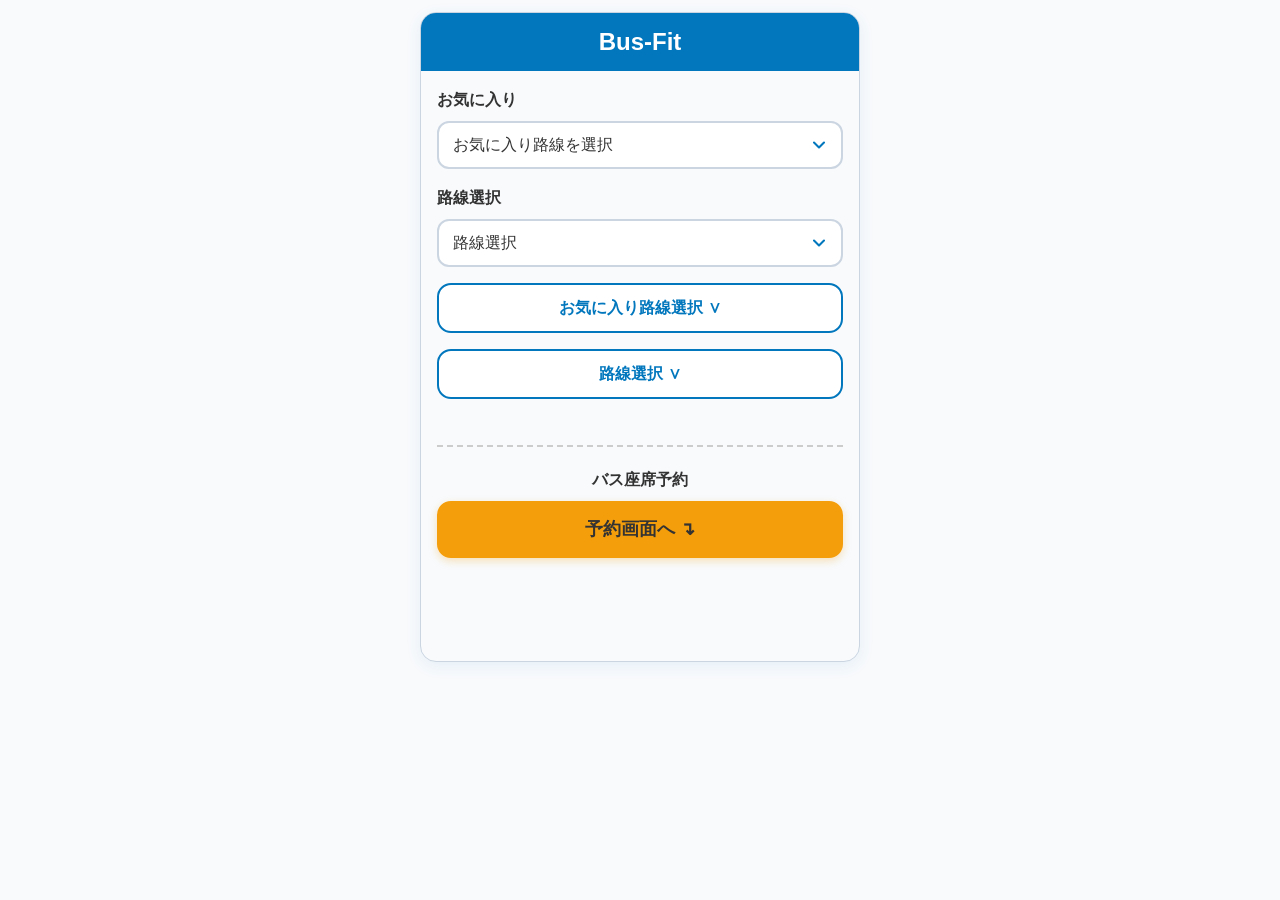
<file: index.html>
<!DOCTYPE html>
<html lang="ja">
<head>
    <meta charset="UTF-8">
    <meta name="viewport" content="width=device-width, initial-scale=1.0">
    <title>Bus-Fit - ホーム画面</title>
    <link rel="stylesheet" href="./style.css">
</head>
<body>
    <div class="app-container">
        <div class="header" style="justify-content: center;">
            <h1 style="font-size: 24px;">Bus-Fit</h1>
        </div>

        <div class="content">
            <div class="form-group">
                <label for="favorite-select">お気に入り</label>
                <select id="favorite-select" onchange="if(this.value) window.location.href=this.value;">
                    <option value="">お気に入り路線を選択</option>
                    <option value="./route_select.html">サンプル南北線</option>
                    <option value="./route_select.html">サンプル東西線</option>
                </select>
            </div>

            <div class="form-group">
                <label for="route-select">路線選択</label>
                <select id="route-select" onchange="if(this.value) window.location.href=this.value;">
                    <option value="">路線選択</option>
                    <option value="./route_select.html">全路線一覧へ</option>
                </select>
            </div>

            <a href="./route_select.html" class="btn">お気に入り路線選択 ∨</a>
            <a href="./route_select.html" class="btn">路線選択 ∨</a>

            <div style="margin-top: 30px; padding-top: 20px; border-top: 2px dashed #ccc;">
                <p class="sub-text" style="font-weight: bold; margin-bottom: 8px;">バス座席予約</p>
                <a href="./reservation_form.html" class="btn btn-primary btn-large">予約画面へ ↴</a>
            </div>
        </div>
    </div>
    <script src="./script.js"></script>
</body>
</html>
</file>
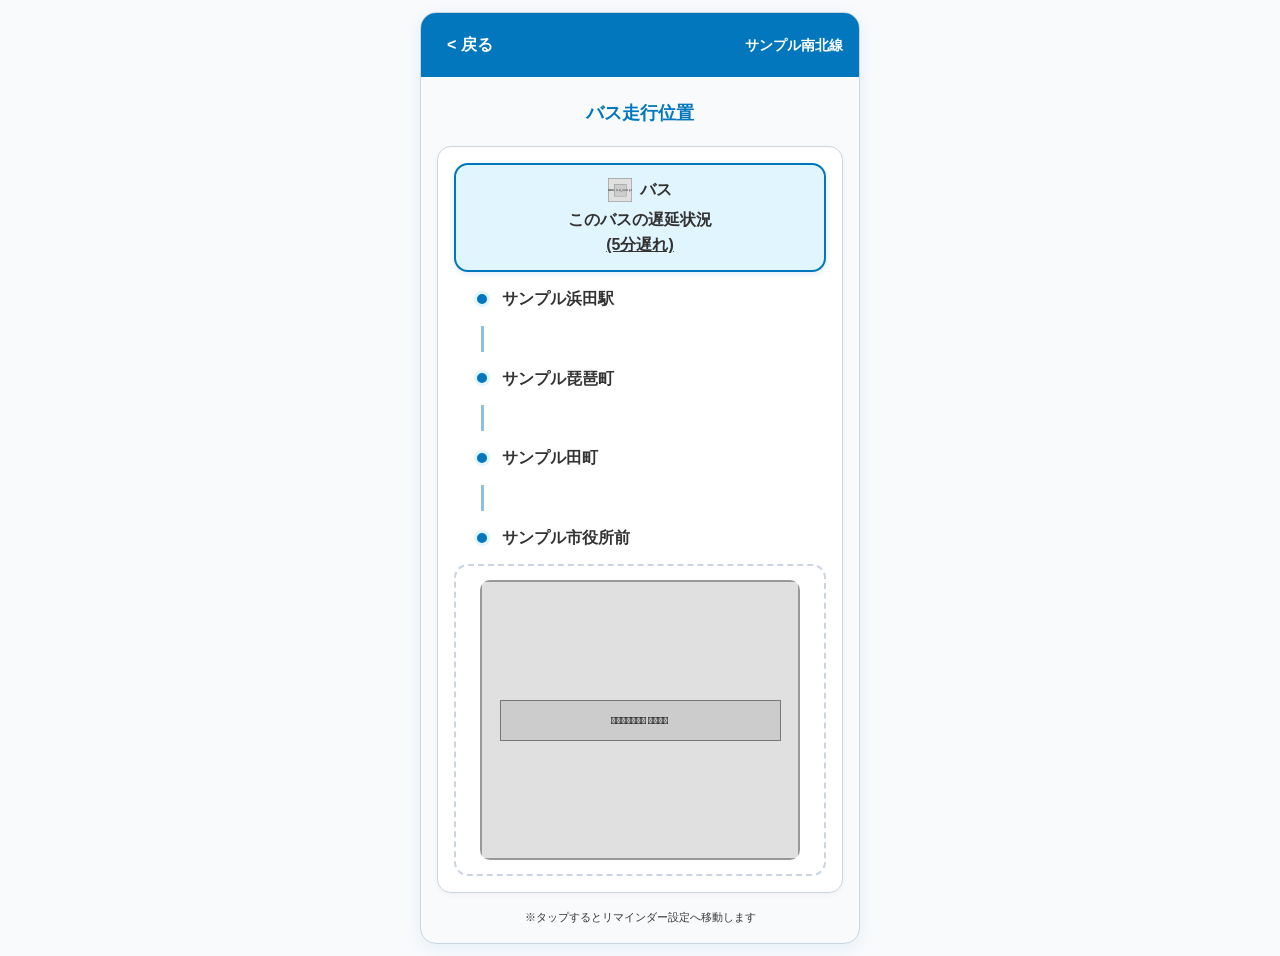
<file: bus_position_delay.html>
<!DOCTYPE html>
<html lang="ja">
<head>
    <meta charset="UTF-8">
    <meta name="viewport" content="width=device-width, initial-scale=1.0">
    <title>Bus-Fit - バス走行位置(遅延あり)</title>
    <link rel="stylesheet" href="./style.css">
</head>
<body>
    <div class="app-container">
        <div class="header">
            <a href="./bus_stop_select.html">&lt; 戻る</a>
            <span style="font-weight: bold; font-size: 14px;">サンプル南北線</span>
        </div>

        <div class="content">
            <h2 class="page-title" style="font-size: 18px;">バス走行位置</h2>

            <a href="./reminder_setting.html" style="text-decoration: none; color: inherit; display: block;">
                <div class="route-diagram">
                    <div class="bus-callout">
                        <div style="display: flex; align-items: center; justify-content: center; gap: 8px;">
                            <img src="./images/bus_icon.png" alt="バスアイコン" style="width: 24px; height: 24px;" onerror="this.style.display='none';">
                            <span>バス</span>
                        </div>
                        <p style="margin-top: 4px;">このバスの遅延状況<br><span style="text-decoration: underline;">(5分遅れ)</span></p>
                    </div>

                    <div style="padding-left: 20px;">
                        <div class="station-node">
                            <div class="station-dot"></div>
                            <span>サンプル浜田駅</span>
                        </div>
                        <div class="station-line"></div>
                        <div class="station-node">
                            <div class="station-dot"></div>
                            <span>サンプル琵琶町</span>
                        </div>
                        <div class="station-line"></div>
                        <div class="station-node">
                            <div class="station-dot"></div>
                            <span>サンプル田町</span>
                        </div>
                        <div class="station-line"></div>
                        <div class="station-node">
                            <div class="station-dot"></div>
                            <span>サンプル市役所前</span>
                        </div>
                    </div>

                    <div class="image-box" style="margin-top: 12px; min-height: 100px;">
                        <img src="./images/bus_route_delay.png" alt="走行ルート図" onerror="this.style.display='none'; this.parentNode.insertAdjacentHTML('beforeend', '<p>灰色のプレースホルダー<br>(マップ画像)</p>');">
                    </div>
                </div>
            </a>
            <p class="sub-text" style="font-size: 11px;">※タップするとリマインダー設定へ移動します</p>
        </div>
    </div>
    <script src="./script.js"></script>
</body>
</html>
</file>
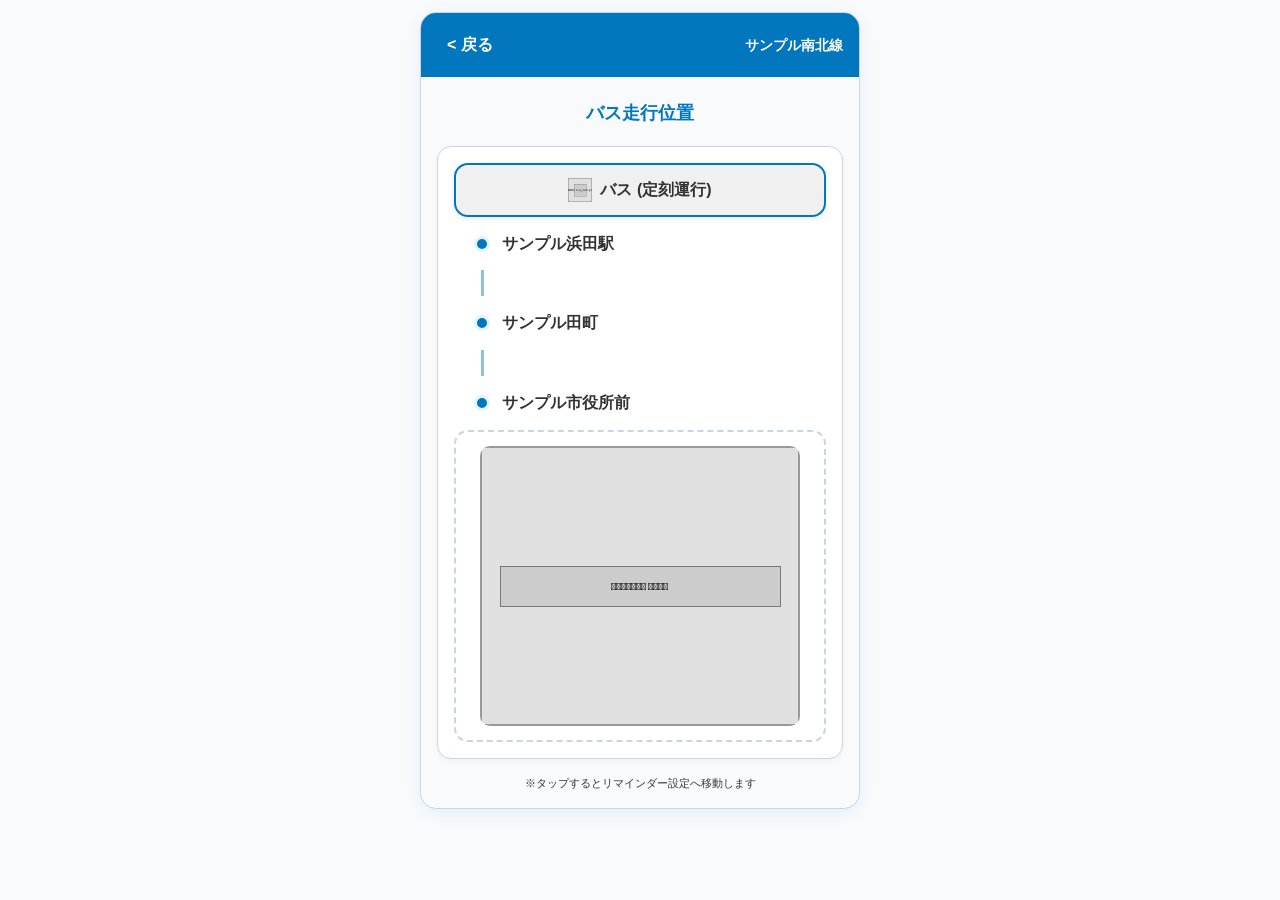
<file: bus_position_no_delay.html>
<!DOCTYPE html>
<html lang="ja">
<head>
    <meta charset="UTF-8">
    <meta name="viewport" content="width=device-width, initial-scale=1.0">
    <title>Bus-Fit - バス走行位置(遅延なし)</title>
    <link rel="stylesheet" href="./style.css">
</head>
<body>
    <div class="app-container">
        <div class="header">
            <a href="./bus_stop_select.html">&lt; 戻る</a>
            <span style="font-weight: bold; font-size: 14px;">サンプル南北線</span>
        </div>

        <div class="content">
            <h2 class="page-title" style="font-size: 18px;">バス走行位置</h2>

            <a href="./reminder_setting.html" style="text-decoration: none; color: inherit; display: block;">
                <div class="route-diagram">
                    <div class="bus-callout" style="background-color: #f0f0f0;">
                        <div style="display: flex; align-items: center; justify-content: center; gap: 8px;">
                            <img src="./images/bus_icon.png" alt="バスアイコン" style="width: 24px; height: 24px;" onerror="this.style.display='none';">
                            <span>バス (定刻運行)</span>
                        </div>
                    </div>

                    <div style="padding-left: 20px;">
                        <div class="station-node">
                            <div class="station-dot"></div>
                            <span>サンプル浜田駅</span>
                        </div>
                        <div class="station-line"></div>
                        <div class="station-node">
                            <div class="station-dot"></div>
                            <span>サンプル田町</span>
                        </div>
                        <div class="station-line"></div>
                        <div class="station-node">
                            <div class="station-dot"></div>
                            <span>サンプル市役所前</span>
                        </div>
                    </div>

                    <div class="image-box" style="margin-top: 12px; min-height: 100px;">
                        <img src="./images/bus_route_normal.png" alt="標準走行ルート図" onerror="this.style.display='none'; this.parentNode.insertAdjacentHTML('beforeend', '<p>灰色のプレースホルダー<br>(マップ画像)</p>');">
                    </div>
                </div>
            </a>
            <p class="sub-text" style="font-size: 11px;">※タップするとリマインダー設定へ移動します</p>
        </div>
    </div>
    <script src="./script.js"></script>
</body>
</html>
</file>
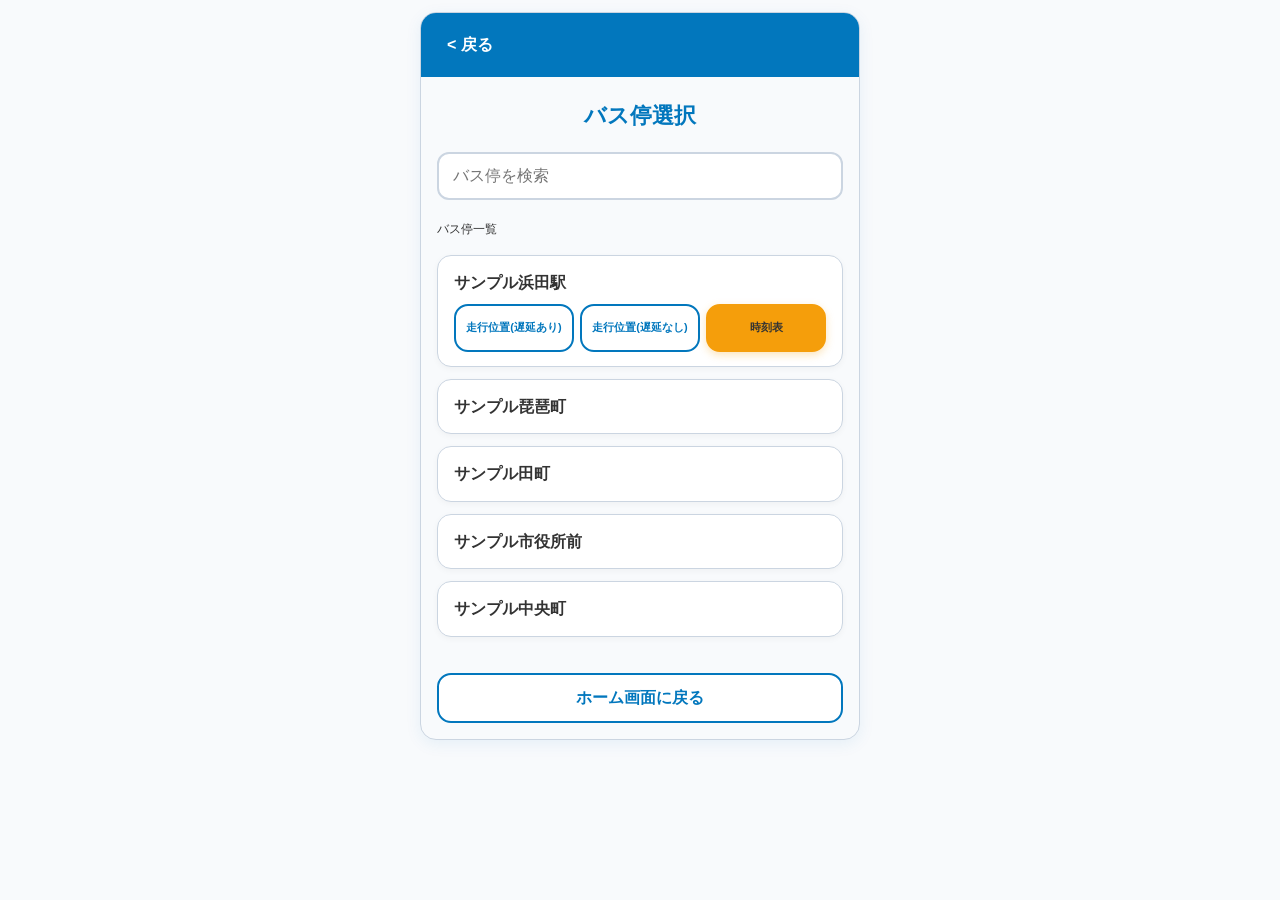
<file: bus_stop_select.html>
<!DOCTYPE html>
<html lang="ja">
<head>
    <meta charset="UTF-8">
    <meta name="viewport" content="width=device-width, initial-scale=1.0">
    <title>Bus-Fit - バス停選択</title>
    <link rel="stylesheet" href="./style.css">
</head>
<body>
    <div class="app-container">
        <div class="header">
            <a href="./route_status_name.html">&lt; 戻る</a>
        </div>

        <div class="content">
            <h2 class="page-title">バス停選択</h2>

            <div class="form-group">
                <input type="text" id="search-bus-stop" placeholder="バス停を検索">
            </div>

            <p class="sub-text" style="text-align: left; font-size: 12px; margin-top: 4px;">バス停一覧</p>

            <div class="list-group" id="bus-stop-list">
                <div class="list-item bus-stop-item" style="flex-direction: column; align-items: flex-start; gap: 8px;">
                    <span style="font-weight: bold; font-size: 16px;">サンプル浜田駅</span>
                    <div style="display: flex; gap: 6px; width: 100%;">
                        <a href="./bus_position_delay.html" class="btn" style="padding: 6px; font-size: 11px;">走行位置(遅延あり)</a>
                        <a href="./bus_position_no_delay.html" class="btn" style="padding: 6px; font-size: 11px;">走行位置(遅延なし)</a>
                        <a href="./timetable.html" class="btn btn-primary" style="padding: 6px; font-size: 11px;">時刻表</a>
                    </div>
                </div>

                <a href="./bus_position_delay.html" class="list-item bus-stop-item">
                    <span>サンプル琵琶町</span>
                </a>
                <a href="./bus_position_delay.html" class="list-item bus-stop-item">
                    <span>サンプル田町</span>
                </a>
                <a href="./bus_position_delay.html" class="list-item bus-stop-item">
                    <span>サンプル市役所前</span>
                </a>
                <a href="./bus_position_delay.html" class="list-item bus-stop-item">
                    <span>サンプル中央町</span>
                </a>
            </div>

            <div style="margin-top: 20px;">
                <a href="./index.html" class="btn">ホーム画面に戻る</a>
            </div>
        </div>
    </div>
    <script src="./script.js"></script>
</body>
</html>
</file>
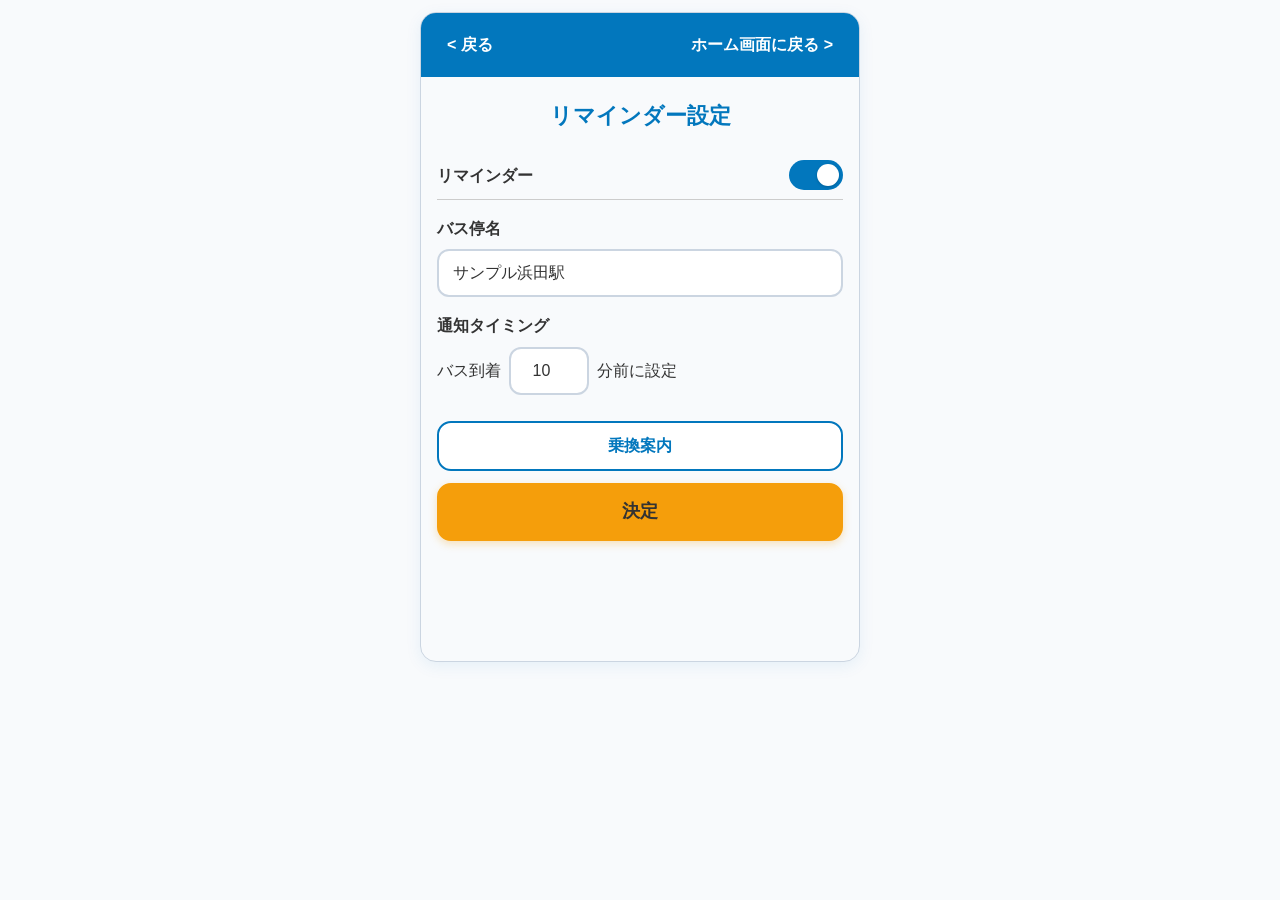
<file: reminder_setting.html>
<!DOCTYPE html>
<html lang="ja">
<head>
    <meta charset="UTF-8">
    <meta name="viewport" content="width=device-width, initial-scale=1.0">
    <title>Bus-Fit - リマインダー設定</title>
    <link rel="stylesheet" href="./style.css">
</head>
<body>
    <div class="app-container">
        <div class="header">
            <a href="./bus_position_delay.html">&lt; 戻る</a>
            <a href="./index.html">ホーム画面に戻る &gt;</a>
        </div>

        <div class="content">
            <h2 class="page-title">リマインダー設定</h2>

            <form id="reminder-form" style="display: flex; flex-direction: column; gap: 16px;">
                <div class="toggle-container" style="border-bottom: 1px solid #ccc;">
                    <span style="font-weight: bold;">リマインダー</span>
                    <label class="switch">
                        <input type="checkbox" checked>
                        <span class="slider"></span>
                    </label>
                </div>

                <div class="form-group">
                    <label for="stop-input">バス停名</label>
                    <input type="text" id="stop-input" value="サンプル浜田駅" placeholder="バス停名を入力">
                </div>

                <div class="form-group">
                    <label for="minutes-input">通知タイミング</label>
                    <div style="display: flex; align-items: center; gap: 8px;">
                        <span>バス到着</span>
                        <input type="number" id="minutes-input" value="10" min="1" max="60" style="width: 80px; text-align: center;">
                        <span>分前に設定</span>
                    </div>
                </div>

                <div style="margin-top: 10px;">
                    <a href="./transfer_info.html" class="btn" style="margin-bottom: 12px;">乗換案内</a>
                    <button type="submit" class="btn btn-primary btn-large">決定</button>
                </div>
            </form>
        </div>
    </div>
    <script src="./script.js"></script>
</body>
</html>
</file>
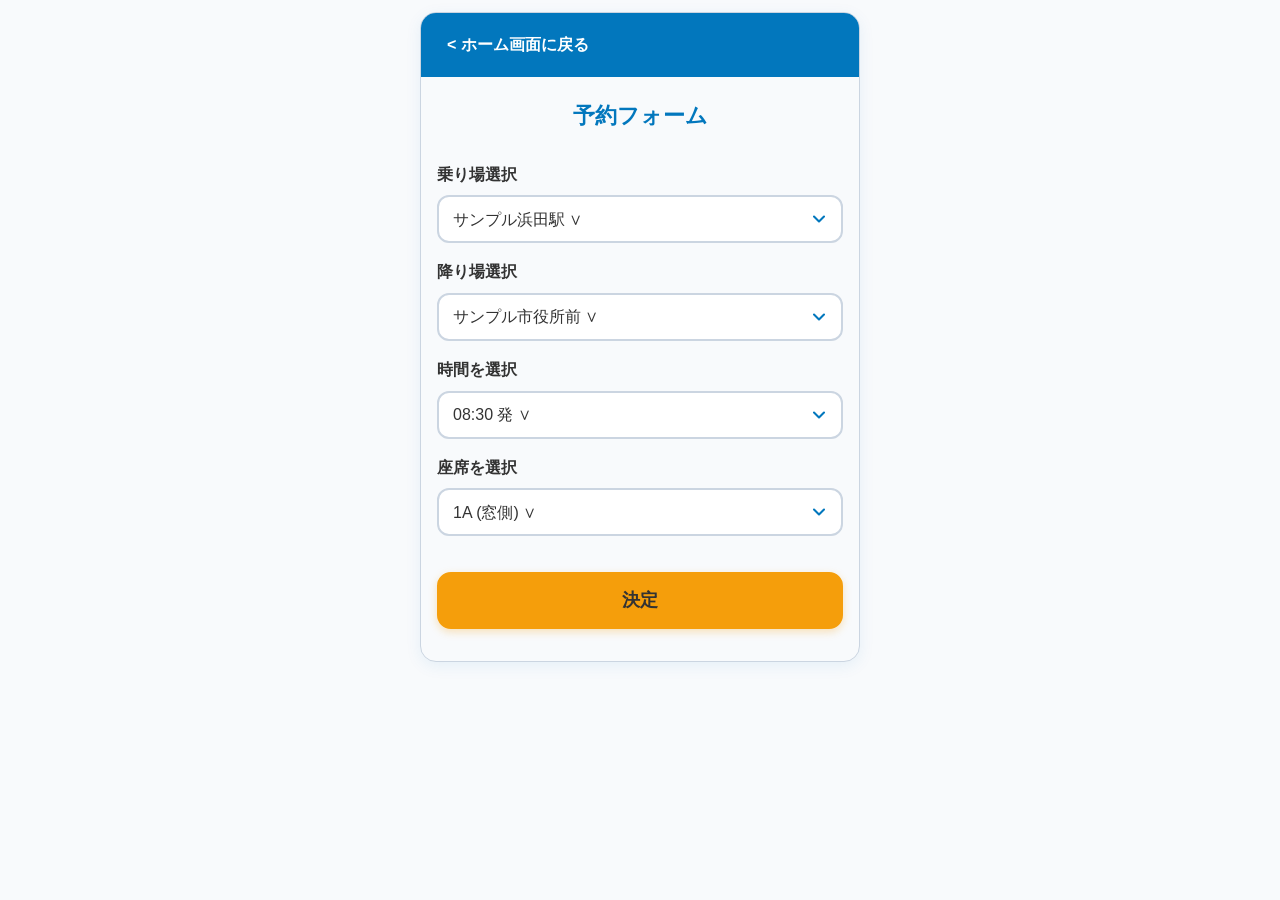
<file: reservation_form.html>
<!DOCTYPE html>
<html lang="ja">
<head>
    <meta charset="UTF-8">
    <meta name="viewport" content="width=device-width, initial-scale=1.0">
    <title>Bus-Fit - 予約フォーム</title>
    <link rel="stylesheet" href="./style.css">
</head>
<body>
    <div class="app-container">
        <div class="header">
            <a href="./index.html">&lt; ホーム画面に戻る</a>
        </div>

        <div class="content">
            <h2 class="page-title">予約フォーム</h2>

            <form id="reservation-form" style="display: flex; flex-direction: column; gap: 16px; margin-top: 10px;">
                <div class="form-group">
                    <label for="pickup">乗り場選択</label>
                    <select id="pickup" required>
                        <option value="サンプル浜田駅" selected>サンプル浜田駅 ∨</option>
                        <option value="サンプル琵琶町">サンプル琵琶町 ∨</option>
                    </select>
                </div>

                <div class="form-group">
                    <label for="dropoff">降り場選択</label>
                    <select id="dropoff" required>
                        <option value="サンプル市役所前" selected>サンプル市役所前 ∨</option>
                        <option value="サンプル田町">サンプル田町 ∨</option>
                    </select>
                </div>

                <div class="form-group">
                    <label for="time">時間を選択</label>
                    <select id="time" required>
                        <option value="08:30" selected>08:30 発 ∨</option>
                        <option value="09:15">09:15 発 ∨</option>
                    </select>
                </div>

                <div class="form-group">
                    <label for="seat">座席を選択</label>
                    <select id="seat" required>
                        <option value="1A" selected>1A (窓側) ∨</option>
                        <option value="1B">1B (通路側) ∨</option>
                    </select>
                </div>

                <div style="margin-top: 20px;">
                    <button type="submit" class="btn btn-primary btn-large">決定</button>
                </div>
            </form>
        </div>
    </div>
    <script src="./script.js"></script>
</body>
</html>
</file>
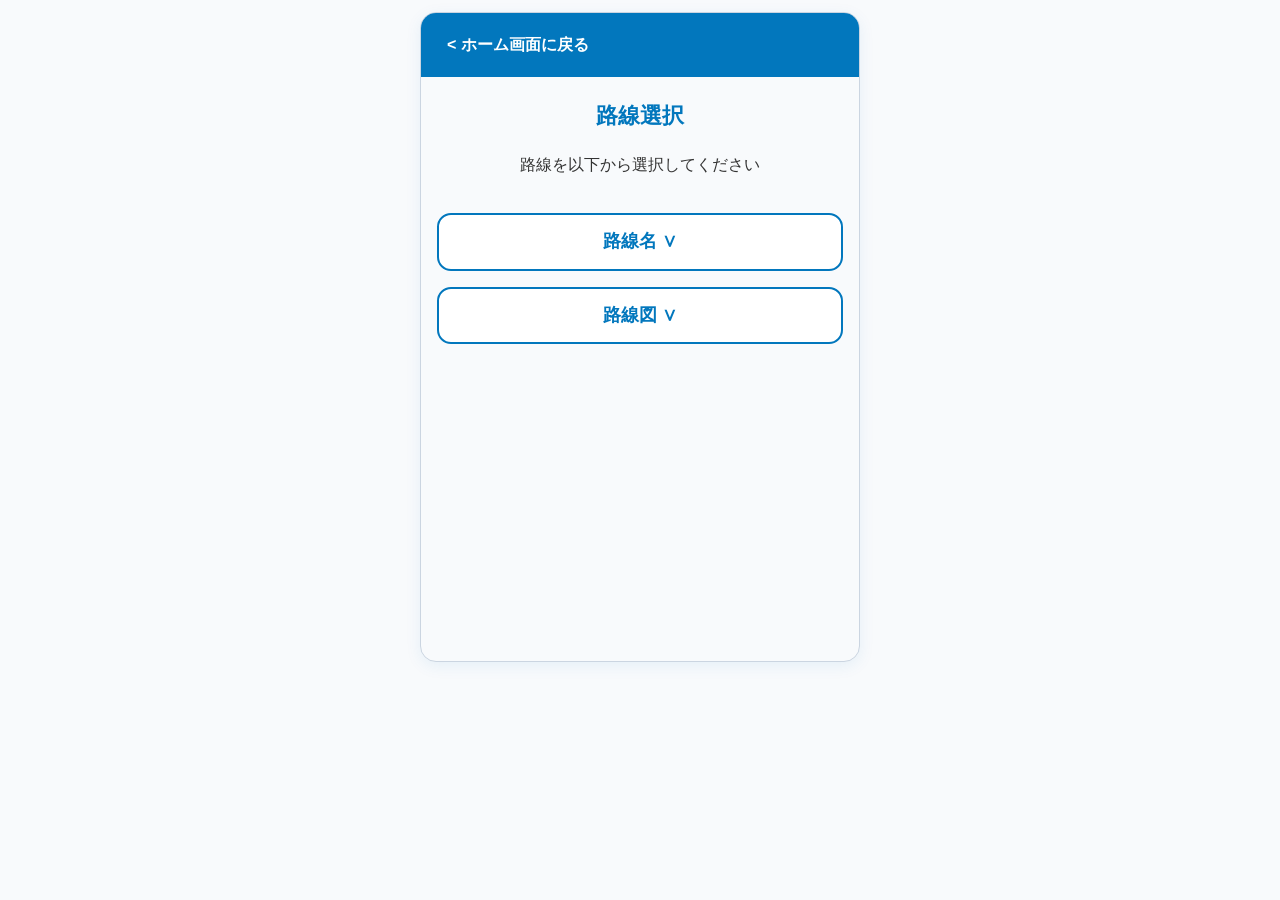
<file: route_select.html>
<!DOCTYPE html>
<html lang="ja">
<head>
    <meta charset="UTF-8">
    <meta name="viewport" content="width=device-width, initial-scale=1.0">
    <title>Bus-Fit - 路線選択</title>
    <link rel="stylesheet" href="./style.css">
</head>
<body>
    <div class="app-container">
        <div class="header">
            <a href="./index.html">&lt; ホーム画面に戻る</a>
        </div>

        <div class="content">
            <h2 class="page-title">路線選択</h2>
            <p class="sub-text">路線を以下から選択してください</p>

            <div style="margin-top: 20px; display: flex; flex-direction: column; gap: 16px;">
                <a href="./route_status_name.html" class="btn btn-large">路線名 ∨</a>
                <a href="./route_status_map.html" class="btn btn-large">路線図 ∨</a>
            </div>
        </div>
    </div>
    <script src="./script.js"></script>
</body>
</html>
</file>
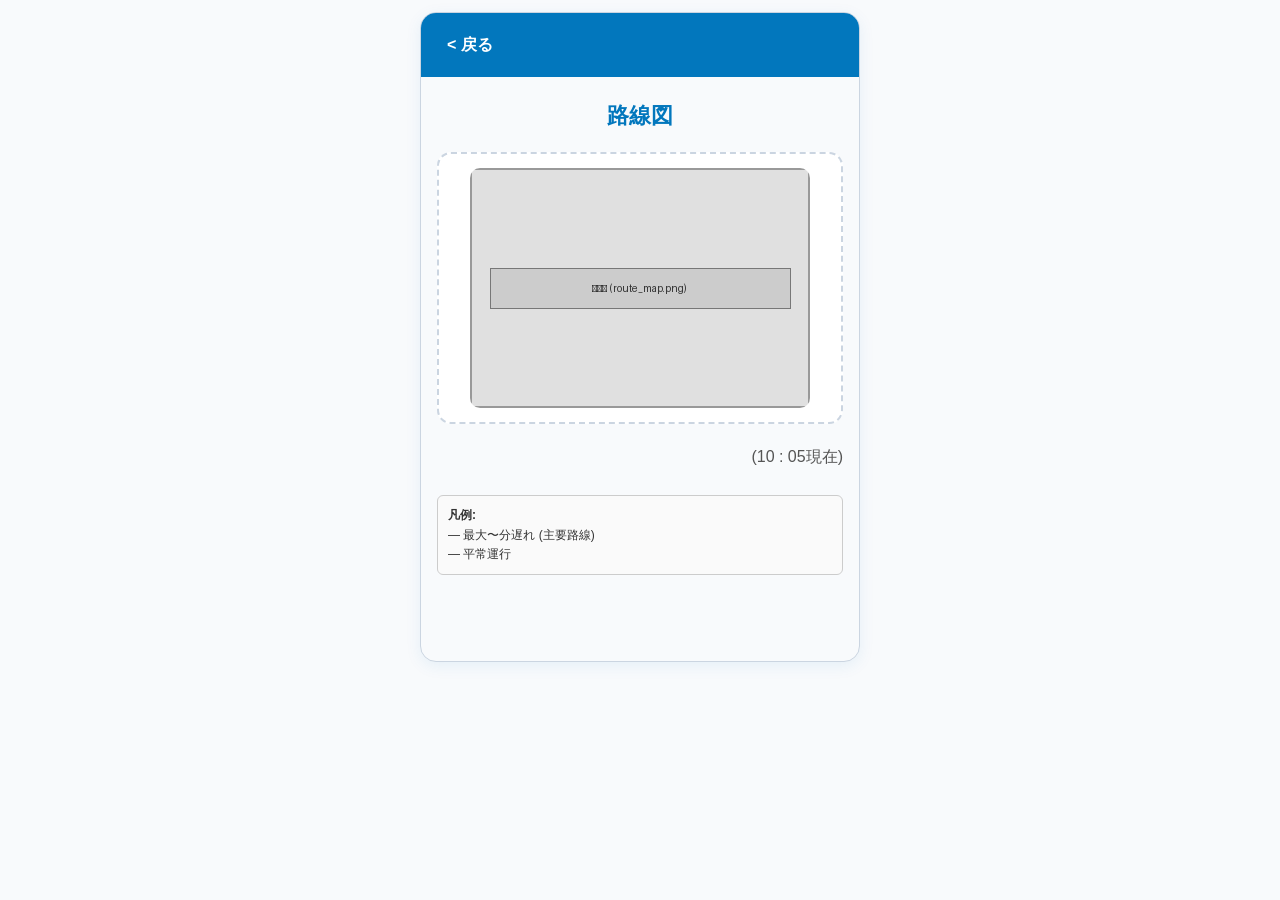
<file: route_status_map.html>
<!DOCTYPE html>
<html lang="ja">
<head>
    <meta charset="UTF-8">
    <meta name="viewport" content="width=device-width, initial-scale=1.0">
    <title>Bus-Fit - 路線図 (遅延状況)</title>
    <link rel="stylesheet" href="./style.css">
</head>
<body>
    <div class="app-container">
        <div class="header">
            <a href="./route_select.html">&lt; 戻る</a>
        </div>

        <div class="content">
            <h2 class="page-title">路線図</h2>

            <a href="./bus_stop_select.html" style="text-decoration: none; display: block;">
                <div class="image-box">
                    <img src="./images/route_map.png" alt="路線図" onerror="this.style.display='none'; this.parentNode.insertAdjacentHTML('beforeend', '<p>灰色のプレースホルダー<br>(路線図イメージ)</p>');">
                </div>
            </a>

            <p class="timestamp">(10 : 05現在)</p>

            <div style="border: 1px solid #ccc; padding: 10px; border-radius: 6px; background: #fafafa; font-size: 12px; margin-top: 10px;">
                <p><strong>凡例:</strong></p>
                <p>― 最大〜分遅れ (主要路線)</p>
                <p>― 平常運行</p>
            </div>
        </div>
    </div>
    <script src="./script.js"></script>
</body>
</html>
</file>
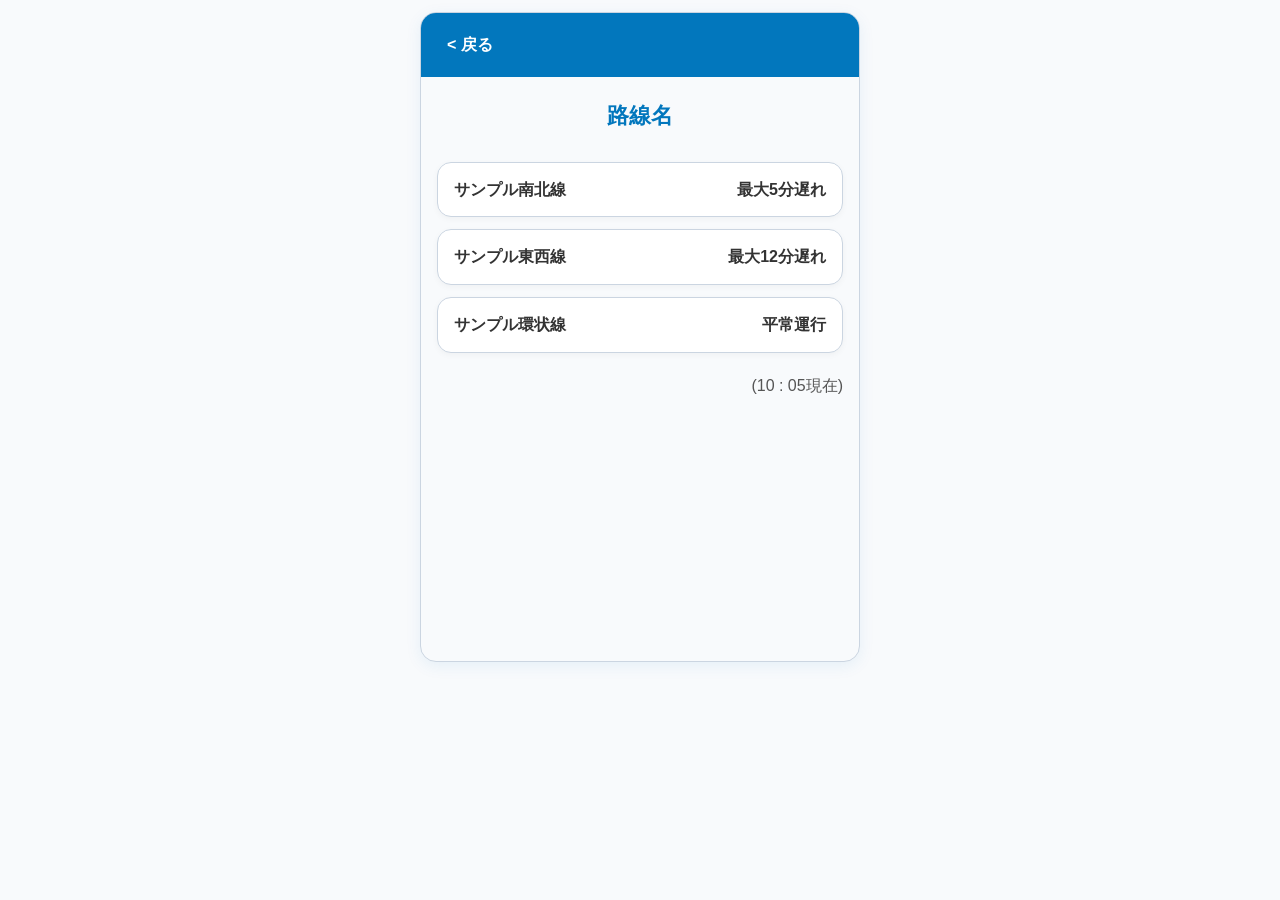
<file: route_status_name.html>
<!DOCTYPE html>
<html lang="ja">
<head>
    <meta charset="UTF-8">
    <meta name="viewport" content="width=device-width, initial-scale=1.0">
    <title>Bus-Fit - 路線名 (遅延状況)</title>
    <link rel="stylesheet" href="./style.css">
</head>
<body>
    <div class="app-container">
        <div class="header">
            <a href="./route_select.html">&lt; 戻る</a>
        </div>

        <div class="content">
            <h2 class="page-title">路線名</h2>

            <div class="list-group" style="margin-top: 10px;">
                <a href="./bus_stop_select.html" class="list-item">
                    <span>サンプル南北線</span>
                    <span style="font-weight: bold;">最大5分遅れ</span>
                </a>
                <a href="./bus_stop_select.html" class="list-item">
                    <span>サンプル東西線</span>
                    <span style="font-weight: bold;">最大12分遅れ</span>
                </a>
                <a href="./bus_stop_select.html" class="list-item">
                    <span>サンプル環状線</span>
                    <span>平常運行</span>
                </a>
            </div>

            <p class="timestamp">(10 : 05現在)</p>
        </div>
    </div>
    <script src="./script.js"></script>
</body>
</html>
</file>
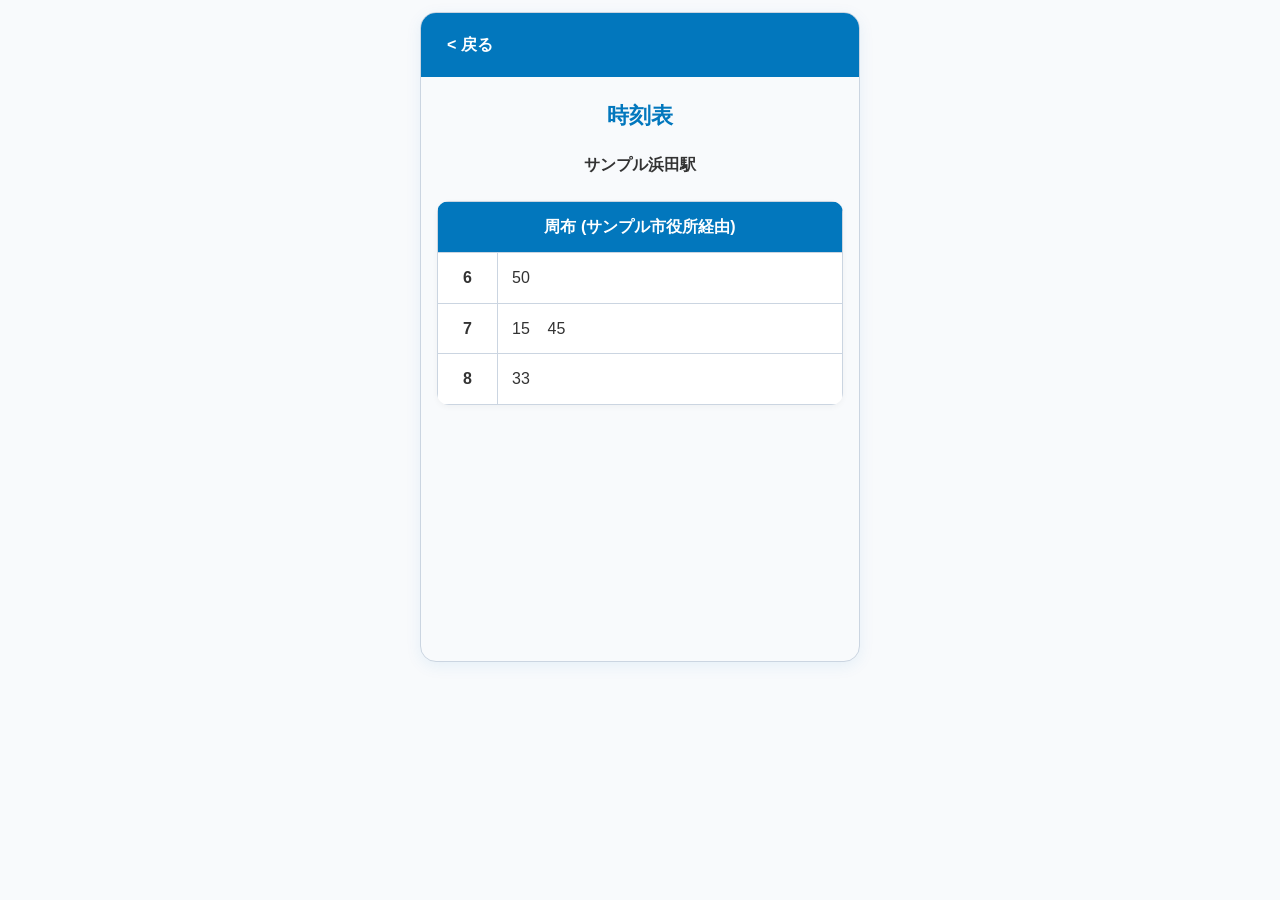
<file: timetable.html>
<!DOCTYPE html>
<html lang="ja">
<head>
    <meta charset="UTF-8">
    <meta name="viewport" content="width=device-width, initial-scale=1.0">
    <title>Bus-Fit - 時刻表</title>
    <link rel="stylesheet" href="./style.css">
</head>
<body>
    <div class="app-container">
        <div class="header">
            <a href="./bus_stop_select.html">&lt; 戻る</a>
        </div>

        <div class="content">
            <h2 class="page-title">時刻表</h2>
            <p style="font-weight: bold; font-size: 16px; text-align: center;">サンプル浜田駅</p>

            <table class="timetable-table">
                <thead>
                    <tr>
                        <th colspan="2" style="text-align: center;">周布 (サンプル市役所経由)</th>
                    </tr>
                </thead>
                <tbody>
                    <tr>
                        <td style="width: 60px; font-weight: bold; text-align: center;">6</td>
                        <td>50</td>
                    </tr>
                    <tr>
                        <td style="font-weight: bold; text-align: center;">7</td>
                        <td>15 &nbsp;&nbsp; 45</td>
                    </tr>
                    <tr>
                        <td style="font-weight: bold; text-align: center;">8</td>
                        <td>33</td>
                    </tr>
                </tbody>
            </table>
        </div>
    </div>
    <script src="./script.js"></script>
</body>
</html>
</file>
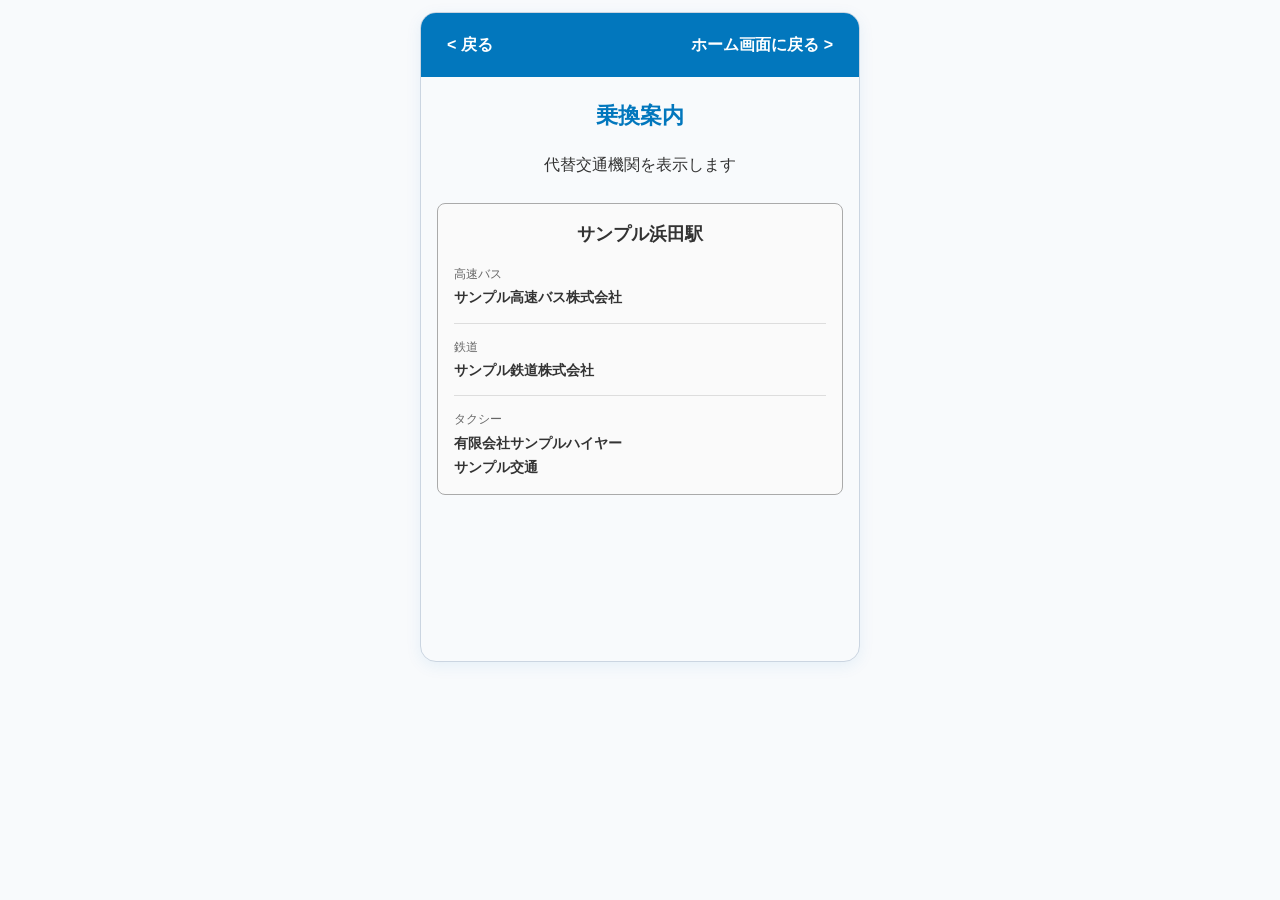
<file: transfer_info.html>
<!DOCTYPE html>
<html lang="ja">
<head>
    <meta charset="UTF-8">
    <meta name="viewport" content="width=device-width, initial-scale=1.0">
    <title>Bus-Fit - 乗換案内</title>
    <link rel="stylesheet" href="./style.css">
</head>
<body>
    <div class="app-container">
        <div class="header">
            <a href="./reminder_setting.html">&lt; 戻る</a>
            <a href="./index.html">ホーム画面に戻る &gt;</a>
        </div>

        <div class="content">
            <h2 class="page-title">乗換案内</h2>
            <p class="sub-text">代替交通機関を表示します</p>

            <div style="border: 1px solid #aaa; border-radius: 8px; padding: 16px; background: #fafafa; margin-top: 10px;">
                <h3 style="font-size: 18px; text-align: center; margin-bottom: 16px;">サンプル浜田駅</h3>

                <div style="display: flex; flex-direction: column; gap: 14px; font-size: 14px;">
                    <div>
                        <p style="font-size: 12px; color: #666;">高速バス</p>
                        <p style="font-weight: bold; margin-top: 2px;">サンプル高速バス株式会社</p>
                    </div>
                    <hr style="border: none; border-top: 1px solid #ddd;">
                    <div>
                        <p style="font-size: 12px; color: #666;">鉄道</p>
                        <p style="font-weight: bold; margin-top: 2px;">サンプル鉄道株式会社</p>
                    </div>
                    <hr style="border: none; border-top: 1px solid #ddd;">
                    <div>
                        <p style="font-size: 12px; color: #666;">タクシー</p>
                        <p style="font-weight: bold; margin-top: 2px;">有限会社サンプルハイヤー</p>
                        <p style="font-weight: bold; margin-top: 2px;">サンプル交通</p>
                    </div>
                </div>
            </div>
        </div>
    </div>
    <script src="./script.js"></script>
</body>
</html>
</file>
<file: style.css>
/* Bus-Fit 共通スタイルシート (style.css) */

/* カラー定義（変数） */
:root {
    --color-main: #0277BD;         /* メインの色（見出し・上の帯） */
    --color-accent: #F59E0B;       /* 強調の色（主なボタン） */
    --color-bg: #F8FAFC;           /* 背景の色 */
    --color-text: #333333;         /* 文字の色 */

    /* 補助カラー（読みやすさ・操作性向上のため） */
    --color-white: #FFFFFF;
    --color-main-dark: #01579B;    /* メイン色のホバー・押下時 */
    --color-main-light: #E1F5FE;   /* 淡い青（通知・現在地表示の背景） */
    --color-accent-hover: #D97706; /* 強調色のホバー・押下時 */
    --color-text-sub: #555555;     /* 補足テキスト */
    --color-border: #CBD5E1;       /* 柔らかい境界線 */
}

* {
    box-sizing: border-box;
    margin: 0;
    padding: 0;
    font-family: -apple-system, BlinkMacSystemFont, "Hiragino Kaku Gothic ProN", "Hiragino Sans", "Segoe UI", Roboto, "Noto Sans JP", sans-serif;
}

html {
    font-size: 16px;
}

body {
    background-color: var(--color-bg);
    color: var(--color-text);
    font-size: 16px;
    line-height: 1.6;
    display: flex;
    justify-content: center;
    align-items: flex-start;
    min-height: 100vh;
    padding: 12px;
}

/* アプリ全体枠（PCではスマホ幅で中央表示） */
.app-container {
    width: 100%;
    max-width: 440px;
    background-color: var(--color-bg);
    border: 1px solid var(--color-border);
    border-radius: 16px;
    min-height: 650px;
    display: flex;
    flex-direction: column;
    box-shadow: 0 4px 16px rgba(2, 119, 189, 0.08);
    overflow: hidden;
    position: relative;
}

/* スマートフォン実機幅では余白・枠線をなくして画面いっぱいに表示 */
@media (max-width: 480px) {
    body {
        padding: 0;
    }

    .app-container {
        max-width: 100%;
        border: none;
        border-radius: 0;
        min-height: 100dvh;
        box-shadow: none;
    }
}

/* アイコン共通設定（Material Symbols・絵文字の縦位置調整） */
.material-symbols-outlined,
.material-symbols-rounded {
    font-size: 22px;
    line-height: 1;
    vertical-align: middle;
    user-select: none;
}

/* ヘッダー（上の帯） */
.header {
    background-color: var(--color-main);
    color: var(--color-white);
    padding: 10px 16px;
    min-height: 56px;
    display: flex;
    justify-content: space-between;
    align-items: center;
    gap: 8px;
}

.header a,
.nav-btn {
    color: var(--color-white);
    text-decoration: none;
    font-weight: bold;
    font-size: 16px;
    background: none;
    border: none;
    cursor: pointer;
    min-height: 44px;
    padding: 6px 10px;
    border-radius: 10px;
    display: inline-flex;
    align-items: center;
    justify-content: center;
    gap: 4px;
    transition: background-color 0.2s;
}

.header a:hover,
.nav-btn:hover,
.header a:active,
.nav-btn:active {
    background-color: rgba(255, 255, 255, 0.18);
    text-decoration: none;
}

/* 見出し */
.page-title {
    font-size: 22px;
    font-weight: bold;
    text-align: center;
    margin: 8px 0 4px 0;
    color: var(--color-main);
    line-height: 1.4;
}

/* メインコンテンツエリア */
.content {
    padding: 16px;
    flex: 1;
    display: flex;
    flex-direction: column;
    gap: 16px;
}

.sub-text {
    font-size: 16px;
    color: var(--color-text);
    text-align: center;
}

.timestamp {
    font-size: 16px;
    color: var(--color-text-sub);
    text-align: right;
    margin-top: 4px;
}

/* フォーム・UI要素 */
.form-group {
    display: flex;
    flex-direction: column;
    gap: 8px;
}

label {
    font-size: 16px;
    font-weight: bold;
    color: var(--color-text);
    display: inline-flex;
    align-items: center;
    gap: 6px;
}

select,
input[type="text"],
input[type="number"] {
    width: 100%;
    min-height: 48px;
    padding: 12px 14px;
    border: 2px solid var(--color-border);
    border-radius: 12px;
    background-color: var(--color-white);
    color: var(--color-text);
    font-size: 16px; /* iOSでの入力時自動ズームを防止 */
    appearance: none;
    transition: border-color 0.2s, box-shadow 0.2s;
}

select {
    padding-right: 40px;
    background-image: url("data:image/svg+xml;charset=UTF-8,%3Csvg xmlns='http://www.w3.org/2000/svg' width='20' height='20' viewBox='0 0 24 24' fill='none' stroke='%230277BD' stroke-width='2.5' stroke-linecap='round' stroke-linejoin='round'%3E%3Cpolyline points='6 9 12 15 18 9'%3E%3C/polyline%3E%3C/svg%3E");
    background-repeat: no-repeat;
    background-position: right 12px center;
    background-size: 20px;
}

select:focus,
input[type="text"]:focus,
input[type="number"]:focus {
    outline: none;
    border-color: var(--color-main);
    box-shadow: 0 0 0 3px rgba(2, 119, 189, 0.15);
}

/* ボタン（角丸・高さ44px以上・アイコン対応） */
.btn {
    display: inline-flex;
    align-items: center;
    justify-content: center;
    gap: 8px;
    width: 100%;
    min-height: 48px;
    padding: 12px 20px;
    background-color: var(--color-white);
    color: var(--color-main);
    border: 2px solid var(--color-main);
    border-radius: 14px;
    text-align: center;
    text-decoration: none;
    font-size: 16px;
    font-weight: bold;
    line-height: 1.4;
    cursor: pointer;
    transition: background-color 0.2s, transform 0.1s;
}

.btn:hover,
.btn:active {
    background-color: var(--color-main-light);
}

/* 主なボタン（強調の色：#F59E0B） */
.btn-primary {
    background-color: var(--color-accent);
    color: var(--color-text); /* 白文字よりもコントラストが高く読みやすい組み合わせ */
    border: 2px solid var(--color-accent);
    box-shadow: 0 3px 8px rgba(245, 158, 11, 0.28);
}

.btn-primary:hover,
.btn-primary:active {
    background-color: var(--color-accent-hover);
    border-color: var(--color-accent-hover);
}

.btn-large {
    min-height: 56px;
    padding: 14px 24px;
    font-size: 18px;
}

/* リスト表示 */
.list-group {
    display: flex;
    flex-direction: column;
    gap: 12px;
}

.list-item {
    min-height: 52px;
    padding: 14px 16px;
    border: 1px solid var(--color-border);
    border-radius: 14px;
    background-color: var(--color-white);
    text-decoration: none;
    color: var(--color-text);
    font-size: 16px;
    font-weight: bold;
    display: flex;
    justify-content: space-between;
    align-items: center;
    gap: 10px;
    box-shadow: 0 2px 6px rgba(0, 0, 0, 0.04);
    transition: border-color 0.2s, background-color 0.2s;
}

.list-item:hover,
.list-item:active {
    background-color: var(--color-main-light);
    border-color: var(--color-main);
}

/* 画像プレースホルダー */
.image-box {
    width: 100%;
    background-color: var(--color-white);
    border: 2px dashed var(--color-border);
    border-radius: 14px;
    display: flex;
    flex-direction: column;
    align-items: center;
    justify-content: center;
    padding: 14px;
    text-align: center;
    min-height: 180px;
    font-size: 16px;
    color: var(--color-text-sub);
}

.image-box img {
    max-width: 100%;
    height: auto;
    border-radius: 10px;
}

/* バス運行ルート表示 */
.route-diagram {
    border: 1px solid var(--color-border);
    border-radius: 14px;
    padding: 16px;
    background-color: var(--color-white);
    position: relative;
    box-shadow: 0 2px 6px rgba(0, 0, 0, 0.04);
}

.bus-callout {
    background-color: var(--color-main-light);
    border: 2px solid var(--color-main);
    color: var(--color-text);
    border-radius: 14px;
    padding: 12px 14px;
    margin-bottom: 14px;
    text-align: center;
    font-weight: bold;
    font-size: 16px;
    box-shadow: 0 2px 6px rgba(2, 119, 189, 0.12);
}

.station-node {
    display: flex;
    align-items: center;
    margin: 14px 0;
    font-weight: bold;
    font-size: 16px;
    color: var(--color-text);
}

.station-dot {
    width: 16px;
    height: 16px;
    background-color: var(--color-main);
    border: 3px solid var(--color-main-light);
    border-radius: 50%;
    margin-right: 12px;
    flex-shrink: 0;
}

.station-line {
    width: 3px;
    height: 26px;
    background-color: var(--color-main);
    opacity: 0.45;
    margin-left: 6.5px;
}

/* 時刻表テーブル */
.timetable-table {
    width: 100%;
    border-collapse: collapse;
    margin-top: 8px;
    background-color: var(--color-white);
    font-size: 16px;
    border-radius: 12px;
    overflow: hidden;
    box-shadow: 0 2px 6px rgba(0, 0, 0, 0.04);
}

.timetable-table th,
.timetable-table td {
    border: 1px solid var(--color-border);
    padding: 12px 14px;
    text-align: left;
}

.timetable-table th {
    background-color: var(--color-main);
    color: var(--color-white);
    font-weight: bold;
}

.timetable-table td {
    color: var(--color-text);
}

/* スイッチ (トグル) */
.toggle-container {
    display: flex;
    align-items: center;
    justify-content: space-between;
    gap: 12px;
    min-height: 48px;
    padding: 8px 0;
    font-size: 16px;
}

.switch {
    position: relative;
    display: inline-block;
    width: 54px;
    height: 30px;
    flex-shrink: 0;
}

.switch input {
    opacity: 0;
    width: 0;
    height: 0;
}

.slider {
    position: absolute;
    cursor: pointer;
    top: 0;
    left: 0;
    right: 0;
    bottom: 0;
    background-color: var(--color-border);
    transition: 0.3s;
    border-radius: 34px;
}

.slider:before {
    position: absolute;
    content: "";
    height: 22px;
    width: 22px;
    left: 4px;
    bottom: 4px;
    background-color: var(--color-white);
    transition: 0.3s;
    border-radius: 50%;
    box-shadow: 0 1px 3px rgba(0, 0, 0, 0.2);
}

input:checked + .slider {
    background-color: var(--color-main);
}

input:checked + .slider:before {
    transform: translateX(24px);
}

/* メッセージ・通知 */
.alert-box {
    padding: 14px 16px;
    background-color: var(--color-main-light);
    border: 1px solid rgba(2, 119, 189, 0.3);
    border-left: 5px solid var(--color-main);
    border-radius: 12px;
    margin-bottom: 12px;
    font-size: 16px;
    color: var(--color-text);
}
</file>
